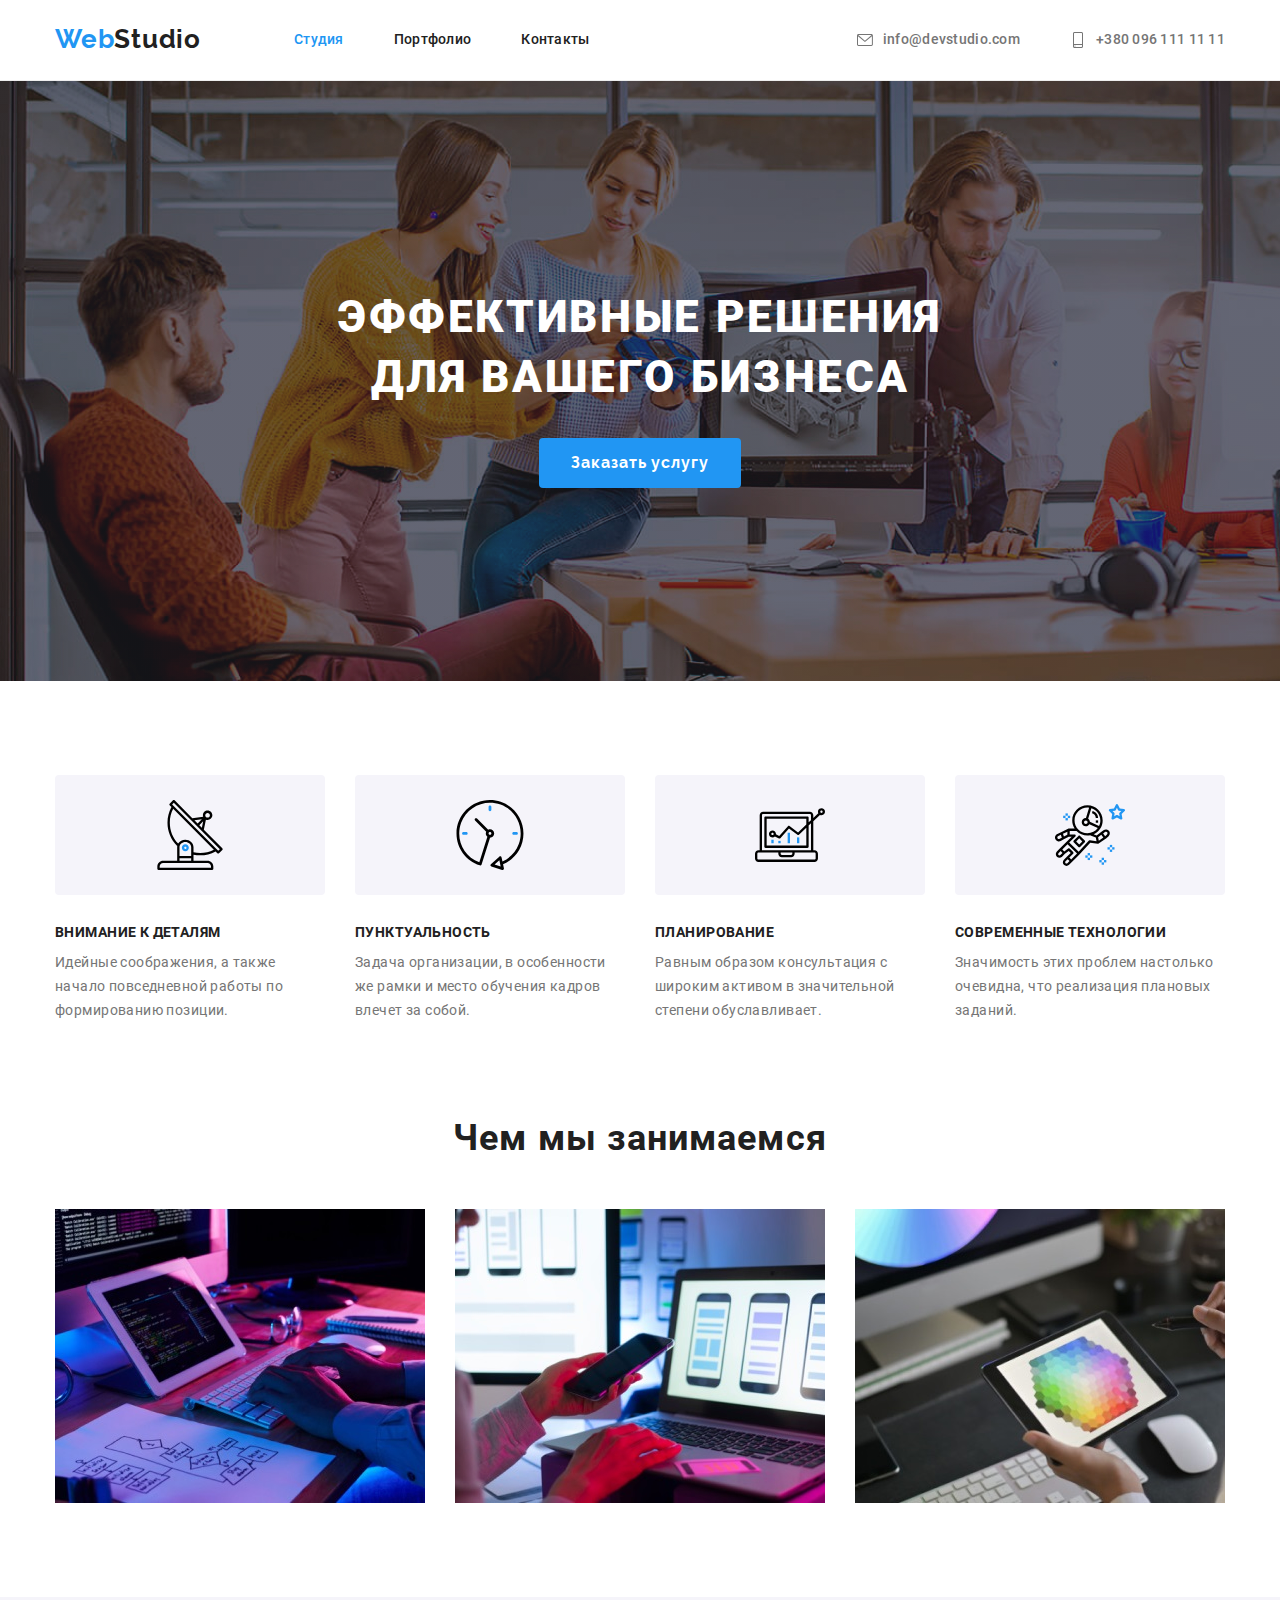
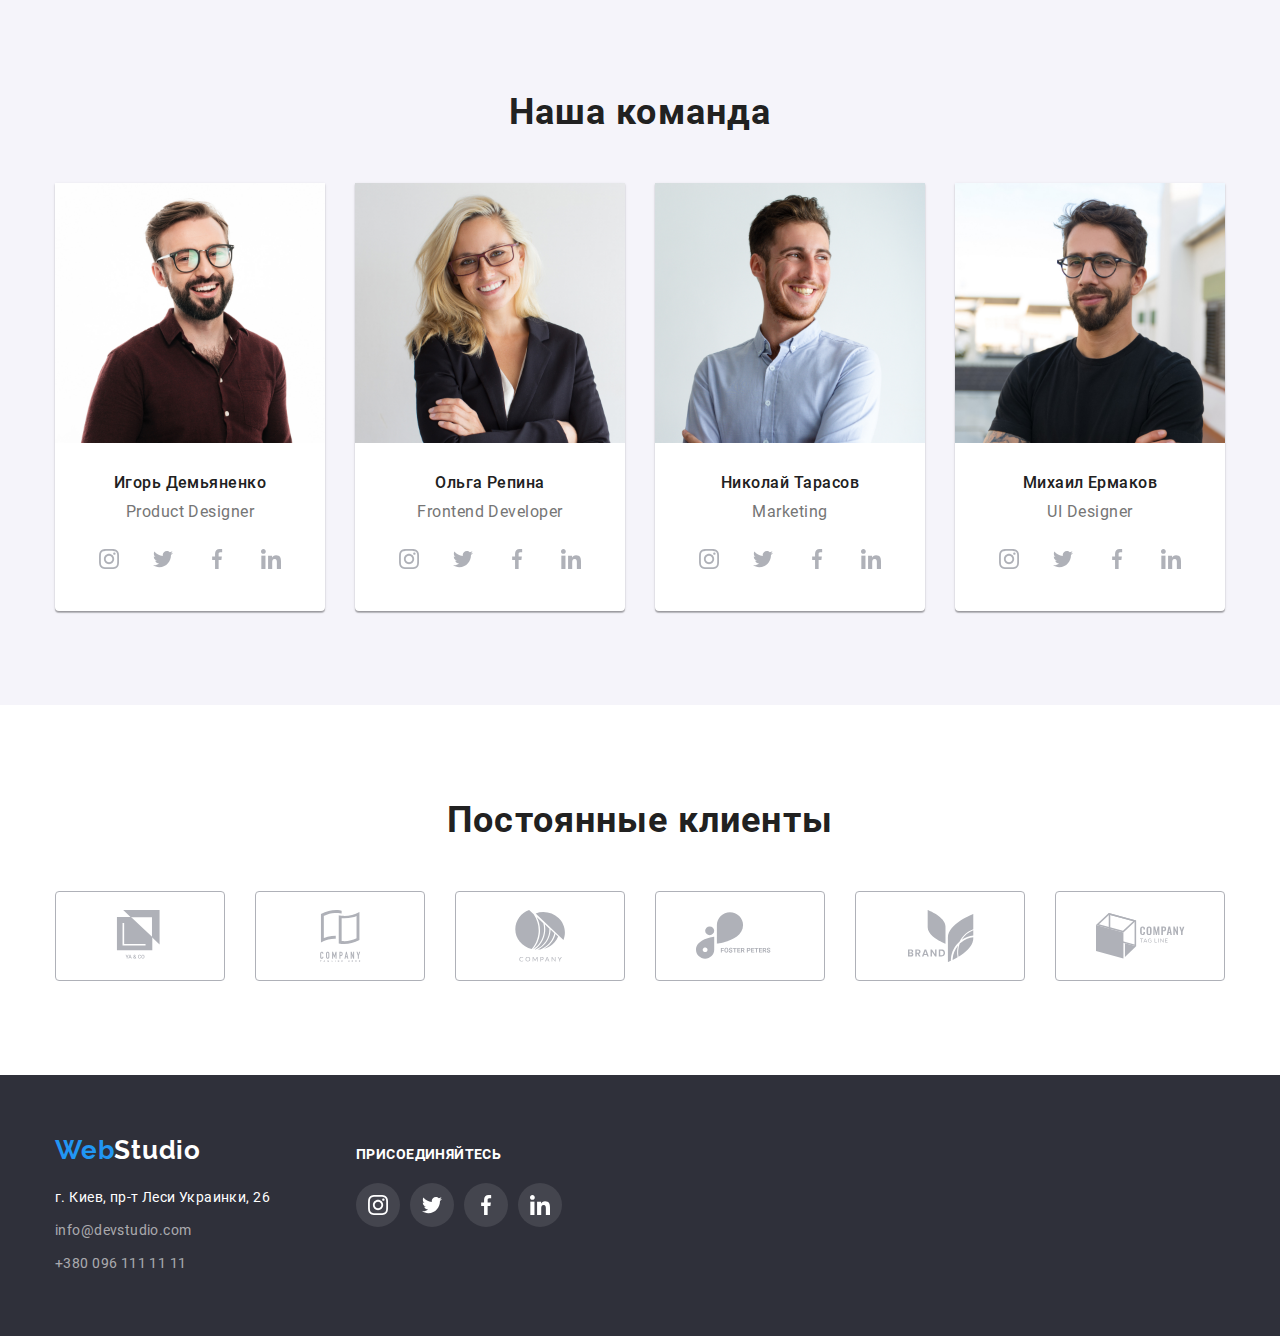
<file: index.html>
<!DOCTYPE html>
<html lang="ru">

<head>
    <meta charset="UTF-8">
    <meta name="viewport" content="width=device-width, initial-scale=1.0">

    <title>WebStudio</title>

    <link rel="stylesheet"
        href="https://cdnjs.cloudflare.com/ajax/libs/modern-normalize/1.0.0/modern-normalize.min.css">

    <link rel="stylesheet" href="./css/fonts.css">
    <link rel="stylesheet" href="./css/style.css">

</head>

<body>
    <!--Шапка страницы-->
    <header class="head">
        <div class="container">
            <nav class="nav">
                <a href="./index.html" lang="en" class="logo link">Web<span class="logo-dark">Studio</span></a>
                <ul class="menu-links list">
                    <li class="list nav-listitems">
                        <a href="./index.html" class="link-items accent link">Студия</a>
                    </li>
                    <li class="list nav-listitems">
                        <a href="./portfolio.html" class="link-items link">Портфолио</a>
                    </li>
                    <li class="list nav-listitems">
                        <a href="#" class="link-items link">Контакты</a>
                    </li>
                </ul>
            </nav>
            <address class="nav-address">
                <ul class="menu-links list">
                    <li class="list nav-listitems">
                        <a href="email:info@devstudio.com" class="address link">
                            <svg class="link-icon">
                                <use href="./images/sprite.svg#icon-mail"></use>
                            </svg>info@devstudio.com</a>
                    </li>
                    <li class="list nav-listitems">
                        <a href="tel:+3800961111111" class="address link">
                            <svg class="link-icon">
                                <use href="./images/sprite.svg#icon-smartphone"></use>
                            </svg>+380 096 111 11 11</a>
                    </li>
                </ul>
            </address>
        </div>
    </header>
    <main>
        <!--HERO-->
        <section class="hero">
            <div class="container">

                <h1 class="main-title">Эффективные решения для вашего бизнеса</h1>
                <button type="button" class="btn btn-hero">Заказать услугу</button>
            </div>
        </section>
        <!--ABOUT-->
        <section class="item-box-principle">
            <div class="container ">

                <h2 class="visually-hidden">Наши принципы</h2>

                <ul class="list works-box">
                    <li class="principle">
                        <div class="principle-icon">
                            <svg class="principle-example">
                                <use href="./images/sprite.svg#icon-antenna"></use>
                            </svg>
                        </div>

                        <h3 class="description-title">Внимание к деталям</h3>
                        <p class="description">Идейные соображения, а также начало повседневной работы по
                            формированию
                            позиции.</p>
                    </li>

                    <li class="principle">
                        <div class="principle-icon">
                            <svg class="principle-example">
                                <use href="./images/sprite.svg#icon-clock"></use>
                            </svg>
                        </div>

                        <h3 class="description-title">Пунктуальность</h3>
                        <p class="description">Задача организации, в особенности же рамки и место обучения кадров
                            влечет
                            за собой.</p>
                    </li>

                    <li class="principle">
                        <div class="principle-icon">
                            <svg class="principle-example">
                                <use href="./images/sprite.svg#icon-diagram"></use>
                            </svg>
                        </div>

                        <h3 class="description-title">Планирование</h3>
                        <p class="description">Равным образом консультация с широким активом в значительной степени
                            обуславливает.</p>
                    </li>
                    <li class="principle">
                        <div class="principle-icon">
                            <svg class="principle-example">
                                <use href="./images/sprite.svg#icon-astronaut"></use>
                            </svg>
                        </div>

                        <h3 class="description-title">Современные технологии</h3>
                        <p class="description">Значимость этих проблем настолько очевидна, что реализация плановых
                            заданий.</p>
                    </li>

                </ul>
            </div>
        </section>
        <section class="item-box">
            <div class="container">
                <h2 class="secodary-title">Чем мы занимаемся</h2>
                <ul class="list pictures-box">
                    <li class="picture">
                        <img src="./images/about/1.jpg" alt="работа с кодом программ" width="370" height="294">
                    </li>
                    <li class="picture">
                        <img src="./images/about/2.jpg" alt="программы для мобильных устройств" width="370"
                            height="294">
                    </li>
                    <li class="picture">
                        <img src="./images/about/3.jpg" alt="цветовая палитра на планшете" width="370" height="294">
                    </li>
                </ul>
            </div>
        </section>
        <!--Team-->
        <section class="team">
            <div class="container">
                <h2 class="secodary-title">Наша команда</h2>
                <ul class="list card-box">
                    <li class="team-card">
                        <img src="./images/team/team_card1.jpg" alt="Игорь Демьяненко" width="270" height="260">
                        <div class="worker-description">
                            <h3 class="worker-name">Игорь Демьяненко</h3>
                            <p lang="en" class="speciality">Product Designer</p>
                            <ul class="social-list list">
                                <li class="social-list-item">
                                    <a class="social-list-link" href="#">
                                        <svg class="social-list-icon">
                                            <use href="./images/sprite.svg#icon-instagram">
                                            </use>
                                        </svg>
                                    </a>
                                </li>
                                <li class="social-list-item">
                                    <a class="social-list-link" href="#">
                                        <svg class="social-list-icon">
                                            <use href="./images/sprite.svg#icon-twitter">
                                            </use>
                                        </svg>
                                    </a>
                                </li>
                                <li class="social-list-item">
                                    <a class="social-list-link" href="#">
                                        <svg class="social-list-icon">
                                            <use href="./images/sprite.svg#icon-facebook">
                                            </use>
                                        </svg>
                                    </a>
                                </li>
                                <li class="social-list-item">
                                    <a class="social-list-link" href="#">
                                        <svg class="social-list-icon">
                                            <use href="./images/sprite.svg#icon-linkedin">
                                            </use>
                                        </svg>
                                    </a>
                                </li>
                            </ul>
                        </div>
                    </li>
                    <li class="team-card">
                        <img src="./images/team/team_card2.jpg" alt="Ольга Репина" width="270" height="260">
                        <div class="worker-description">
                            <h3 class="worker-name">Ольга Репина</h3>
                            <p lang="en" class="speciality">Frontend Developer</p>
                            <ul class="social-list list">
                                <li class="social-list-item">
                                    <a class="social-list-link" href="#">
                                        <svg class="social-list-icon">
                                            <use href="./images/sprite.svg#icon-instagram">
                                            </use>
                                        </svg>
                                    </a>
                                </li>
                                <li class="social-list-item">
                                    <a class="social-list-link" href="#">
                                        <svg class="social-list-icon">
                                            <use href="./images/sprite.svg#icon-twitter">
                                            </use>
                                        </svg>
                                    </a>
                                </li>
                                <li class="social-list-item">
                                    <a class="social-list-link" href="#">
                                        <svg class="social-list-icon">
                                            <use href="./images/sprite.svg#icon-facebook">
                                            </use>
                                        </svg>
                                    </a>
                                </li>
                                <li class="social-list-item">
                                    <a class="social-list-link" href="#">
                                        <svg class="social-list-icon">
                                            <use href="./images/sprite.svg#icon-linkedin">
                                            </use>
                                        </svg>
                                    </a>
                                </li>
                            </ul>

                        </div>
                    </li>
                    <li class="team-card">
                        <img src="./images/team/team_card3.jpg" alt="Николай Тарасов" width="270" height="260">
                        <div class="worker-description">
                            <h3 class="worker-name">Николай Тарасов</h3>
                            <p lang="en" class="speciality">Marketing</p>
                            <ul class="social-list list">
                                <li class="social-list-item">
                                    <a class="social-list-link" href="#">
                                        <svg class="social-list-icon">
                                            <use href="./images/sprite.svg#icon-instagram">
                                            </use>
                                        </svg>
                                    </a>
                                </li>
                                <li class="social-list-item">
                                    <a class="social-list-link" href="#">
                                        <svg class="social-list-icon">
                                            <use href="./images/sprite.svg#icon-twitter">
                                            </use>
                                        </svg>
                                    </a>
                                </li>
                                <li class="social-list-item">
                                    <a class="social-list-link" href="#">
                                        <svg class="social-list-icon">
                                            <use href="./images/sprite.svg#icon-facebook">
                                            </use>
                                        </svg>
                                    </a>
                                </li>
                                <li class="social-list-item">
                                    <a class="social-list-link" href="#">
                                        <svg class="social-list-icon">
                                            <use href="./images/sprite.svg#icon-linkedin">
                                            </use>
                                        </svg>
                                    </a>
                                </li>
                            </ul>

                        </div>
                    </li>
                    <li class="team-card">
                        <img src="./images/team/team_card4.jpg" alt="Михаил Ермаков" width="270" height="260">
                        <div class="worker-description">
                            <h3 class="worker-name">Михаил Ермаков</h3>
                            <p lang="en" class="speciality">UI Designer</p>
                            <ul class="social-list list">
                                <li class="social-list-item">
                                    <a class="social-list-link" href="#">
                                        <svg class="social-list-icon">
                                            <use href="./images/sprite.svg#icon-instagram">
                                            </use>
                                        </svg>
                                    </a>
                                </li>
                                <li class="social-list-item">
                                    <a class="social-list-link" href="#">
                                        <svg class="social-list-icon">
                                            <use href="./images/sprite.svg#icon-twitter">
                                            </use>
                                        </svg>
                                    </a>
                                </li>
                                <li class="social-list-item">
                                    <a class="social-list-link" href="#">
                                        <svg class="social-list-icon">
                                            <use href="./images/sprite.svg#icon-facebook">
                                            </use>
                                        </svg>
                                    </a>
                                </li>
                                <li class="social-list-item">
                                    <a class="social-list-link" href="#">
                                        <svg class="social-list-icon">
                                            <use href="./images/sprite.svg#icon-linkedin">
                                            </use>
                                        </svg>
                                    </a>
                                </li>
                            </ul>

                        </div>
                    </li>
                </ul>
            </div>
        </section>
        <!--Client-->
        <section class="item-box">
            <div class="container">
                <h2 class="secodary-title">Постоянные клиенты</h2>
                <ul class="list client">
                    <li class="client-icon">
                        <a class="link client-link" href="#">
                            <svg class="client-logo-icon">
                                <use href="./images/sprite.svg#icon-logo1"></use>
                            </svg>
                        </a>
                    </li>
                    <li class="client-icon">
                        <a class="link client-link" href="#">
                            <svg class="client-logo-icon">
                                <use href="./images/sprite.svg#icon-logo2"></use>
                            </svg>
                        </a>
                    </li>
                    <li class="client-icon">
                        <a class="link client-link" href="#">
                            <svg class="client-logo-icon">
                                <use href="./images/sprite.svg#icon-logo3"></use>
                            </svg>
                        </a>
                    </li>
                    <li class="client-icon">
                        <a class="link client-link" href="#">
                            <svg class="client-logo-icon">
                                <use href="./images/sprite.svg#icon-logo4"></use>
                            </svg>
                        </a>
                    </li>
                    <li class="client-icon">
                        <a class="link client-link" href="#">
                            <svg class="client-logo-icon">
                                <use href="./images/sprite.svg#icon-logo5"></use>
                            </svg>
                        </a>
                    </li>
                    <li class="client-icon">
                        <a class="link client-link" href="#">
                            <svg class="client-logo-icon">
                                <use href="./images/sprite.svg#icon-logo6"></use>
                            </svg>
                        </a>
                    </li>
                </ul>
            </div>
        </section>
    </main>
    <footer class="footer ">
        <div class="container">
            <div class="contakt-box">
                <a href="./index.html" lang="en" class="logo link">Web<span class="logo-white link">Studio</span></a>


                <address class="footer-address">
                    <ul class="fotter-element list">
                        <li class="list-element">
                            <a href="https://goo.gl/maps/4SZ75eNTT2xGDw7dA" class="link-addres link"> г. Киев, пр-т Леси
                                Украинки, 26</a>
                        </li>
                        <li class="list-element ">
                            <a href="email:info@devstudio.com" class="link-contact link">info@devstudio.com</a>
                        </li>
                        <li class="list-element">
                            <a href="tel:+3800961111111" class="link-contact link">+380 096 111 11 11</a>
                        </li>
                    </ul>
                </address>
            </div>
            <div class="following-box">
                <span class="follow-us">присоединяйтесь</span>
                <ul class="social-list list">
                    <li class="social-list-item">
                        <a class="social-list-link" href="#">
                            <svg class="social-list-icon">
                                <use href="./images/sprite.svg#icon-instagram">
                                </use>
                            </svg>
                        </a>
                    </li>
                    <li class="social-list-item">
                        <a class="social-list-link" href="#">
                            <svg class="social-list-icon">
                                <use href="./images/sprite.svg#icon-twitter">
                                </use>
                            </svg>
                        </a>
                    </li>
                    <li class="social-list-item">
                        <a class="social-list-link" href="#">
                            <svg class="social-list-icon">
                                <use href="./images/sprite.svg#icon-facebook">
                                </use>
                            </svg>
                        </a>
                    </li>
                    <li class="social-list-item">
                        <a class="social-list-link" href="#">
                            <svg class="social-list-icon">
                                <use href="./images/sprite.svg#icon-linkedin">
                                </use>
                            </svg>
                        </a>
                    </li>
                </ul>

            </div>
        </div>
    </footer>

</body>

</html>
</file>
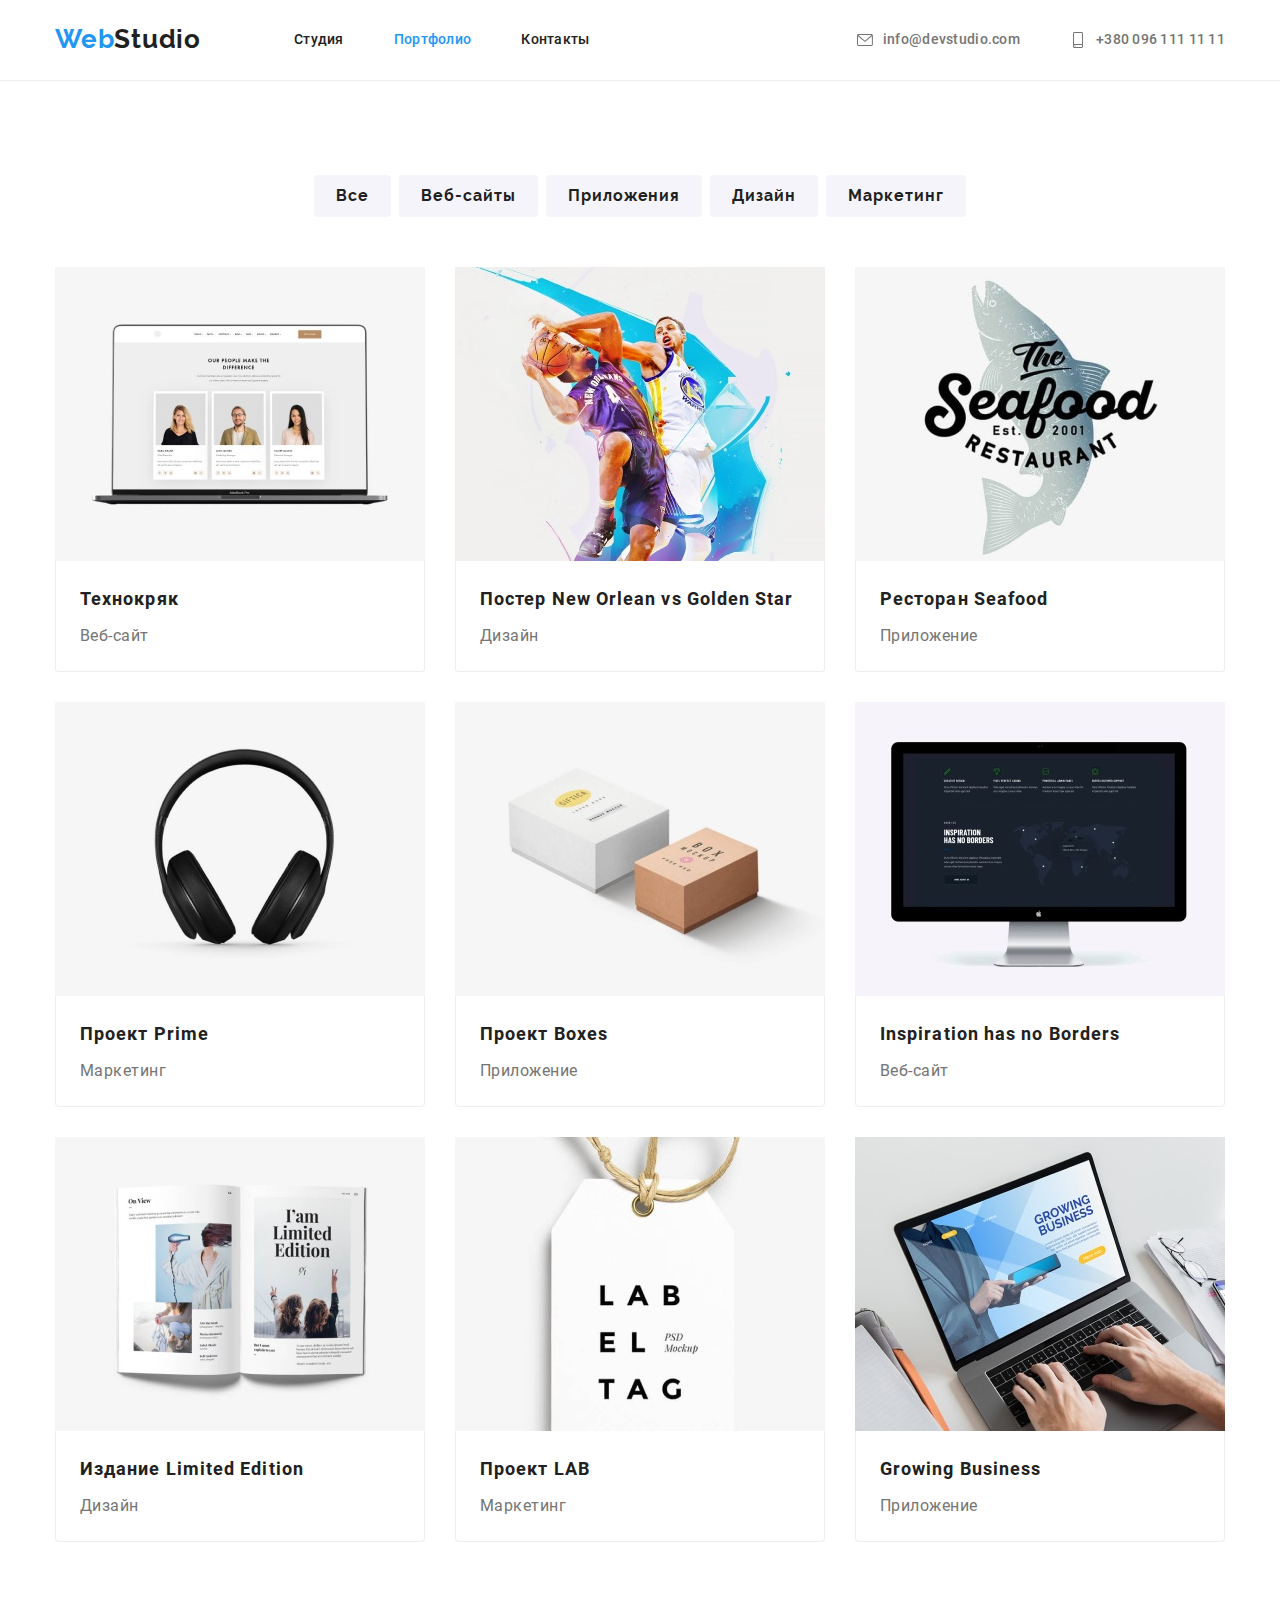
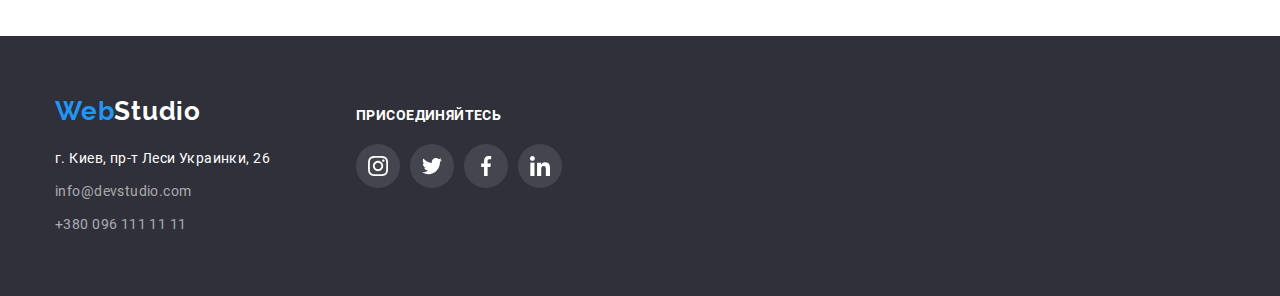
<file: portfolio.html>
<!DOCTYPE html>
<html lang="ru">

<head>
    <meta charset="UTF-8">
    <meta name="viewport" content="width=device-width, initial-scale=1.0">

    <title>Portfolio</title>

    <link rel="stylesheet"
        href="https://cdnjs.cloudflare.com/ajax/libs/modern-normalize/1.0.0/modern-normalize.min.css">

    <link rel="stylesheet" href="./css/fonts.css">
    <link rel="stylesheet" href="./css/style.css">


</head>

<body>
    <!--Шапка страницы-->
    <header class="head">
        <div class="container">
            <nav class="nav">
                <a href="./index.html" lang="en" class="logo link">Web<span class="logo-dark">Studio</span></a>
                <ul class="menu-links list">
                    <li class="list nav-listitems">
                        <a href="./index.html" class="link-items link">Студия</a>
                    </li>
                    <li class="list nav-listitems">
                        <a href="./portfolio.html" class="link-items accent link">Портфолио</a>
                    </li>
                    <li class="list nav-listitems">
                        <a href="#" class="link-items link">Контакты</a>
                    </li>
                </ul>
            </nav>
            <address class="nav-address">
                <ul class="menu-links list">
                    <li class="list nav-listitems">
                        <a href="email:info@devstudio.com" class="address link">
                            <svg class="link-icon">
                                <use href="./images/sprite.svg#icon-mail"></use>
                            </svg>info@devstudio.com</a>
                    </li>
                    <li class="list nav-listitems">
                        <a href="tel:+3800961111111" class="address link">
                            <svg class="link-icon">
                                <use href="./images/sprite.svg#icon-smartphone"></use>
                            </svg>+380 096 111 11 11</a>
                    </li>
                </ul>
            </address>
        </div>
    </header>
    <main>
        <h1 class="visually-hidden">Портфолио</h1>
        <!--меню портфолио-->
        <section class="portfolio">
            <div class="container">

                <h2 class="visually-hidden">Примеры работ</h2>
                <ul class="filter list">
                    <li class="filter-item">
                        <button type="button" class="btn btn-portfolio">Все</button>
                    </li>
                    <li class="filter-item">
                        <button type="button" class="btn btn-portfolio">Веб-сайты</button>
                    </li>
                    <li class="filter-item">
                        <button type="button" class="btn btn-portfolio">Приложения</button>
                    </li>
                    <li class="filter-item">
                        <button type="button" class="btn btn-portfolio">Дизайн</button>
                    </li>
                    <li class="filter-item">
                        <button type="button" class="btn btn-portfolio">Маркетинг</button>
                    </li>
                </ul>
                <h2 class="visually-hidden">Gallery</h2>

                <ul class="work-example list">
                    <li class="portfolio-card">
                        <a href="#" class="link ecxample-card">
                            <img src="./images/portfolio/img1.jpg" alt="Специалисты сайта Технокряк" width="370"
                                height="294">
                            <div class="card-content">
                                <h3 class="portfolio-title">Технокряк</h3>
                                <p class="portfolio-description">Веб-сайт</p>
                            </div>
                        </a>
                    </li>
                    <li class="portfolio-card">
                        <a href="#" class="link ecxample-card">
                            <img src="./images/portfolio/img2.jpg"
                                alt="Постер с изображением баскетболистов команд New Orlean и Golden Star" width="370"
                                height="294">
                            <div class="card-content">
                                <h3 lang="en" class="portfolio-title">Постер New Orlean vs Golden Star</h3>
                                <p class="portfolio-description">Дизайн</p>
                            </div>
                        </a>
                    </li>
                    <li class="portfolio-card">
                        <a href="#" class="link ecxample-card">
                            <img src="./images/portfolio/img3.jpg" alt="Реклама рыбного ресторана" width="370"
                                height="294">
                            <div class="card-content">
                                <h3 lang="en" class="portfolio-title">Ресторан Seafood</h3>
                                <p class="portfolio-description">Приложение</p>
                            </div>
                        </a>
                    </li>
                    <li class="portfolio-card">
                        <a href="#" class="link ecxample-card">
                            <img src="./images/portfolio/img4.jpg" alt="Фото наушников" width="370" height="294">
                            <div class="card-content">
                                <h3 lang="en" class="portfolio-title">Проект Prime</h3>
                                <p class="portfolio-description">Маркетинг</p>
                            </div>
                        </a>
                    </li>
                    <li class="portfolio-card">
                        <a href="#" class="link ecxample-card">
                            <img src="./images/portfolio/img5.jpg" alt="Коробки, упаковки" width="370" height="294">
                            <div class="card-content">
                                <h3 lang="en" class="portfolio-title">Проект Boxes</h3>
                                <p class="portfolio-description">Приложение</p>
                            </div>
                        </a>
                    </li>
                    <li class="portfolio-card">
                        <a href="#" class="link ecxample-card">
                            <img src="./images/portfolio/img6.jpg" alt="Страница сайта" width="370" height="294">
                            <div class="card-content">
                                <h3 lang="en" class="portfolio-title">Inspiration has no Borders</h3>
                                <p class="portfolio-description">Веб-сайт</p>
                            </div>
                        </a>
                    </li>
                    <li class="portfolio-card">
                        <a href="#" class="link ecxample-card">
                            <img src="./images/portfolio/img7.jpg" alt="Разворот книги" width="370" height="294">
                            <div class="card-content">
                                <h3 lang="en" class="portfolio-title">Издание Limited Edition</h3>
                                <p class="portfolio-description">Дизайн</p>
                            </div>
                        </a>
                    </li>
                    <li class="portfolio-card">
                        <a href="#" class="link ecxample-card">
                            <img src="./images/portfolio/img8.jpg" alt="Брендовая этикетка" width="370" height="294">
                            <div class="card-content">
                                <h3 lang="en" class="portfolio-title">Проект LAB</h3>
                                <p class="portfolio-description">Маркетинг</p>
                            </div>
                        </a>
                    </li>
                    <li class="portfolio-card">
                        <a href="#" class="link ecxample-card">
                            <img src="./images/portfolio/img9.jpg" alt="Человек работает в приложении Growing Business"
                                width="370" height="294">
                            <div class="card-content">
                                <h3 lang="en" class="portfolio-title">Growing Business</h3>
                                <p class="portfolio-description">Приложение</p>
                            </div>
                        </a>
                    </li>
                </ul>
            </div>
        </section>
    </main>
    <footer class="footer ">
        <div class="container">
            <div class="contakt-box">
                <a href="./index.html" lang="en" class="logo link">Web<span class="logo-white link">Studio</span></a>


                <address class="footer-address">
                    <ul class="fotter-element list">
                        <li class="list-element">
                            <a href="https://goo.gl/maps/4SZ75eNTT2xGDw7dA" class="link-addres link"> г. Киев, пр-т Леси
                                Украинки, 26</a>
                        </li>
                        <li class="list-element ">
                            <a href="email:info@devstudio.com" class="link-contact link">info@devstudio.com</a>
                        </li>
                        <li class="list-element">
                            <a href="tel:+3800961111111" class="link-contact link">+380 096 111 11 11</a>
                        </li>
                    </ul>
                </address>
            </div>
            <div class="following-box">
                <span class="follow-us">присоединяйтесь</span>
                <ul class="social-list list">
                    <li class="social-list-item">
                        <a class="social-list-link" href="#">
                            <svg class="social-list-icon">
                                <use href="./images/sprite.svg#icon-instagram">
                                </use>
                            </svg>
                        </a>
                    </li>
                    <li class="social-list-item">
                        <a class="social-list-link" href="#">
                            <svg class="social-list-icon">
                                <use href="./images/sprite.svg#icon-twitter">
                                </use>
                            </svg>
                        </a>
                    </li>
                    <li class="social-list-item">
                        <a class="social-list-link" href="#">
                            <svg class="social-list-icon">
                                <use href="./images/sprite.svg#icon-facebook">
                                </use>
                            </svg>
                        </a>
                    </li>
                    <li class="social-list-item">
                        <a class="social-list-link" href="#">
                            <svg class="social-list-icon">
                                <use href="./images/sprite.svg#icon-linkedin">
                                </use>
                            </svg>
                        </a>
                    </li>
                </ul>

            </div>
        </div>
    </footer>

</body>

</html>
</file>
<file: css/fonts.css>
@font-face {
  font-family: "Roboto";

  src: url("../font/Roboto-Black.woff2") format("woff2"),
    url("../font/Roboto-Black.woff") format("woff");
  font-weight: 900;
  font-style: normal;
}

@font-face {
  font-family: "Roboto";

  src: url("../font/Roboto-Bold.woff2") format("woff2"),
    url("../font/Roboto-Bold.woff") format("woff");
  font-weight: 700;
  font-style: normal;
}

@font-face {
  font-family: "Roboto";

  src: url("../font/Roboto-Medium.woff2") format("woff2"),
    url("../font/Roboto-Medium.woff") format("woff");
  font-weight: 500;
  font-style: normal;
}

@font-face {
  font-family: "Roboto";

  src: url("../font/Roboto-Regular.woff2") format("woff2"),
    url("../font/Roboto-Regular.woff") format("woff");
  font-weight: 400;
  font-style: normal;
}

@font-face {
  font-family: "Raleway";

  src: url("../font/Raleway-Bold.woff2") format("woff2"),
    url("../font/Raleway-Bold.woff") format("woff");
  font-weight: 700;
  font-style: normal;
}
</file>
<file: css/style.css>
:root {
  /*baclgraund color*/
  --b-dark: #2f303a;
  --b-middle: #f5f4fa;
  --b-blue: #2196f3;
  /*text color*/
  --txt-dark: #212121;
  --txt-grey: #757575;
  --txt-light: #ffffff;
  --txt-bleu: #2196f3;
  /*icon*/
  --light: #afb1b8;
  --white: #ffffff;

  --accent-background: #2196f3;
  --dark-background: rgba(255, 255, 255, 0.1);
  --light-background: #ffffff;

  /*fonts*/
  --main-font: Roboto, sans-serif;
  --secondary-font: Raleway, sans-serif;
}

/*=========== Common ===========*/

body {
  font-family: var(--main-font);
  font-style: normal;
  color: var(--txt-grey);
}

h1,
h2,
h3,
h4,
h5,
h6,
p {
  margin: 0;
}

ul,
li {
  margin: 0;
  padding: 0;
}

img {
  display: block;
  margin: 0;
}

.link {
  text-decoration: none;
}

.list {
  list-style: none;
}

.visually-hidden {
  position: absolute;
  width: 1px;
  height: 1px;
  margin: -1px;
  padding: 0;
  overflow: hidden;
  border: 0;
  clip: rect(0 0 0 0);
}

.btn {
  background-color: var(--b-blue);
  font-family: var(--secondary-font);
  font-weight: bold;
  font-size: 16px;
  line-height: 1.87;
  letter-spacing: 0.06em;
  border: none;
  border-radius: 4px;
}

.address:hover .link-icon,
.address:focus .link-icon {
  fill: var(--txt-bleu);
  color: var(--txt-bleu);
  outline: none;
}

.link-items:hover,
.link-items:focus,
.link-contact:hover,
.link-contact:focus,
.link-addres:hover,
.link-addres:focus,
.address:hover,
.address:focus {
  color: var(--txt-bleu);
  outline: none;
}

/*=========== END Common ===========*/

/*=========== header ===========*/
.head {
  padding-top: 24px;
  padding-bottom: 25px;
  border-bottom-width: 1px;
  border-bottom-style: solid;
  border-bottom-color: #eeeeee;
}
.head .container {
  display: flex;
  width: 1200px;
  padding: 0 15px;
  margin-left: auto;
  margin-right: auto;
  align-items: center;
}
.nav {
  display: flex;
  align-items: center;
}

.menu-links {
  display: flex;
}
.logo {
  font-family: var(--secondary-font);
  color: var(--txt-bleu);
  font-weight: 700;
  font-size: 26px;
  line-height: 1.19;
  letter-spacing: 0.03em;
  height: 31px;
}
.head .logo {
  margin-right: 93px;
}

.logo-dark {
  color: var(--txt-dark);
}

.link-items {
  color: var(--txt-dark);
  font-weight: 500;
  font-size: 14px;
  line-height: 1.14;
  letter-spacing: 0.02em;
  display: flex;
}
.nav-listitems:not(:last-child) {
  margin-right: 50px;
}

.nav-listitems {
  display: flex;
  align-items: center;
}

.address {
  display: flex;
  color: var(--txt-grey);
  font-weight: 500;
  font-style: normal;
  font-size: 14px;
  line-height: 1.14;
  letter-spacing: 0.02em;
}

.link-icon {
  display: flex;
  width: 16px;
  height: 16px;
  background-color: var(--light-background);
  fill: var(--txt-grey);
  margin-right: 10px;
  object-fit: contain;
  object-position: center;
}

.head .nav-address {
  margin-left: auto;
}

.accent {
  color: var(--txt-bleu);
}

/*=========== END header ===========*/

/*=========== footer ===========*/
.footer {
  background-color: var(--b-dark);
  min-height: 252px;
  padding-top: 60px;
  padding-bottom: 60px;
}

.footer .container {
  width: 1200px;
  padding: 0 15px;
  margin-left: auto;
  margin-right: auto;
  align-items: flex-start;
  display: flex;
}

.contakt-box {
  display: flex;
  flex-direction: column;
  width: 231px;
  margin-right: 70px;
}

.logo-white {
  color: var(--txt-light);
}

.footer-address {
  font-weight: normal;
  font-size: 14px;
  font-style: normal;
  line-height: 1.71;
  letter-spacing: 0.03em;
  margin-top: 20px;
}

.link-addres {
  color: var(--txt-light);
}

.link-contact {
  color: rgba(255, 255, 255, 0.6);
}

.list-element:not(:last-child) {
  margin-bottom: 9px;
}

.following-box {
  display: flex;
  flex-direction: column;
  margin-top: 12px;
}

.follow-us {
  color: var(--txt-light);
  font-style: normal;
  font-weight: bold;
  font-size: 14px;
  line-height: 1.14;
  letter-spacing: 0.03em;
  text-transform: uppercase;
  margin-bottom: 20px;
}

.footer .social-list-icon {
  fill: var(--white);
}

.footer .social-list-link {
  background-color: var(--dark-background);
}

/*=========== END footer ===========*/

/*index page*/

/*=========== Hero ===========*/

.hero {
  background-color: var(--b-dark);
  background-image: linear-gradient(
      rgba(47, 48, 58, 0.4),
      rgba(47, 48, 58, 0.4)
    ),
    url(../images/main/hero.jpg);
  background-repeat: no-repeat;
  background-size: cover;

  min-height: 600px;
  padding-top: 207px;
  padding-bottom: 193px;
  display: flex;
  align-items: center;
  flex-direction: column;
}

.hero .container {
  width: 1200px;
  padding: 0 15px;
  display: flex;
  flex-direction: column;
  margin-left: auto;
  margin-right: auto;
  align-items: center;
}
.main-title {
  color: var(--txt-light);
  font-weight: 900;
  font-size: 44px;
  line-height: 1.36;

  text-align: center;
  letter-spacing: 0.06em;
  text-transform: uppercase;
  width: 696px;
  margin: 0;
}

.btn-hero {
  color: var(--txt-light);
  margin-top: 30px;
  padding: 10px 32px;
}

.btn-hero:hover {
  color: var(--txt-dark);
}
/*=========== END hero ===========*/

/*=========== about ===========*/
.secodary-title {
  color: var(--txt-dark);
  font-weight: bold;
  font-size: 36px;
  line-height: 1.17;
  text-align: center;
  letter-spacing: 0.03em;
  margin-bottom: 50px;
}

.description-title {
  color: var(--txt-dark);

  font-weight: bold;
  font-size: 14px;
  line-height: 1.14;
  letter-spacing: 0.03em;
  text-transform: uppercase;
}

.description {
  font-weight: normal;
  font-size: 14px;
  line-height: 1.71;
  letter-spacing: 0.03em;
  margin-top: 10px;
  padding-right: 10px;
}

.principle-icon {
  display: flex;
  justify-content: center;
  align-items: center;
  width: 270px;
  height: 120px;
  background-color: var(--b-middle);
  border-radius: 4px;
  margin-bottom: 30px;
}

.principle-example {
  width: 70px;
  height: 70px;
}

.principle {
  width: 270px;
}

.principle:not(:last-child) {
  margin-right: 30px;
}

.works-box {
  display: flex;
}

.item-box .container,
.item-box-principle .container,
.team .container {
  width: 1200px;
  padding: 0 15px;
  margin-left: auto;
  margin-right: auto;
  align-items: center;
}

.item-box-principle {
  padding-top: 94px;
}

.item-box {
  padding-top: 94px;
  padding-bottom: 94px;
}
.item .container {
  padding: 0 15px;
  margin-left: auto;
  margin-right: auto;
}

.pictures-box {
  display: flex;
  align-items: center;
}

.picture:not(:last-child) {
  margin-right: 30px;
}

/*==== TEAM ====*/

.team {
  background-color: var(--b-middle);
  min-height: 648px;
  padding: 94px 0;
}

.card-box {
  display: flex;
}

.team-card:not(:last-child) {
  margin-right: 30px;
}

.team-card {
  width: 270px;

  background-color: #fff;
  box-shadow: 0px 1px 3px rgba(0, 0, 0, 0.12), 0px 1px 1px rgba(0, 0, 0, 0.14),
    0px 2px 1px rgba(0, 0, 0, 0.2);
  border-radius: 0px 0px 4px 4px;
}

.worker-description {
  display: flex;
  flex-direction: column;
  align-items: center;
  padding-top: 30px;
  padding-bottom: 30px;
}

.worker-name {
  color: var(--txt-dark);
  font-weight: 500;
  font-size: 16px;
  line-height: 1.19;
  letter-spacing: 0.03em;

  margin-bottom: 10px;
}

.speciality {
  font-weight: normal;
  font-size: 16px;
  line-height: 1.19;
  letter-spacing: 0.03em;
  margin-bottom: 16px;
}

.social-list {
  display: flex;
  justify-content: space-between;
}

.social-list-link {
  background-color: var(--light-background);
  display: flex;
  justify-content: center;
  align-items: center;

  width: 44px;
  height: 44px;
  border-radius: 50%;
}

.social-list-icon {
  width: 20px;
  height: 20px;
  fill: var(--light);
}

.social-list-item:not(:last-child) {
  margin-right: 10px;
}

.social-list-link:hover .social-list-icon,
.social-list-link:focus .social-list-icon {
  fill: var(--white);
}

.social-list-link:hover,
.social-list-link:focus {
  background-color: var(--accent-background);
  outline: none;
}

/*==== CLIENT ====*/
.list client {
  display: flex;
}

.client {
  display: flex;
}

.client-icon {
  display: flex;
  align-items: center;
  justify-content: center;
  width: 170px;
  height: 90px;
}

.client-link {
  display: flex;
  width: 100%;
  height: 100%;
  align-items: center;
  justify-content: center;
  margin: auto;
  border: 1px solid var(--light);
  border-radius: 4px;
}

.client-link:focus .client-logo-icon,
.client-link:hover .client-logo-icon {
  fill: var(--accent-background);
}

.client-link:focus,
.client-link:hover {
  border: 1px solid var(--accent-background);
  outline: none;
}

.client-logo-icon {
  width: 89px;
  height: 52px;
  fill: var(--light);
}

.client-icon:not(:last-child) {
  margin-right: 30px;
}

/*=========== END about ===========*/

/*portfolio page*/
.filter {
  display: flex;
  justify-content: center;
  margin-bottom: 50px;
}

.filter-item:not(:last-child) {
  margin-right: 8px;
}

.portfolio {
  padding-top: 94px;
  padding-bottom: 94px;
}

.portfolio .container {
  width: 1200px;

  padding-left: 15px;
  padding-right: 15px;
  margin-left: auto;
  margin-right: auto;
}

.btn-portfolio {
  background-color: var(--b-middle);
  color: var(--txt-dark);
  font-weight: 500;
  padding: 6px 22px;
}

.btn-portfolio:hover,
.btn-portfolio:focus {
  background-color: var(--b-blue);
  color: var(--txt-light);
  border: none;
  outline: none;
}

.work-example {
  display: flex;
  flex-wrap: wrap;
  flex-basis: calc((100%-60px) / 3);
}

.portfolio-card {
  display: flex;
  margin-right: 30px;
  min-height: 404px;
  margin-bottom: 30px;
  box-sizing: border-box;
  border-radius: 0px 0px 4px 4px;
}

.ecxample-card {
  display: block;
}

.ecxample-card:hover,
.ecxample-card:focus {
  box-shadow: 0px 1px 1px rgba(0, 0, 0, 0.12), 0px 4px 4px rgba(0, 0, 0, 0.06),
    1px 4px 6px rgba(0, 0, 0, 0.16);
  outline: none;
  border-radius: 0px 0px 4px 4px;
}

.portfolio-card:nth-child(3n) {
  margin-right: 0;
}

.portfolio-card:nth-last-child(-n + 3) {
  margin-bottom: 0;
}

.card-content {
  width: 100%;
  padding-top: 20px;
  padding-bottom: 20px;
  padding-left: 24px;

  border-right-width: 1px;
  border-right-style: solid;
  border-right-color: #eeeeee;

  border-bottom-width: 1px;
  border-bottom-style: solid;
  border-bottom-color: #eeeeee;

  border-left-width: 1px;
  border-left-style: solid;
  border-left-color: #eeeeee;

  border-radius: 0px 0px 4px 4px;
}

.portfolio-title {
  color: var(--txt-dark);
  font-style: normal;
  font-weight: bold;
  font-size: 18px;
  line-height: 2;
  letter-spacing: 0.06em;
}

.portfolio-description {
  font-weight: normal;
  font-size: 16px;
  line-height: 1.87;
  letter-spacing: 0.03em;
  color: var(--txt-grey);
  margin-top: 4px;
}
</file>
